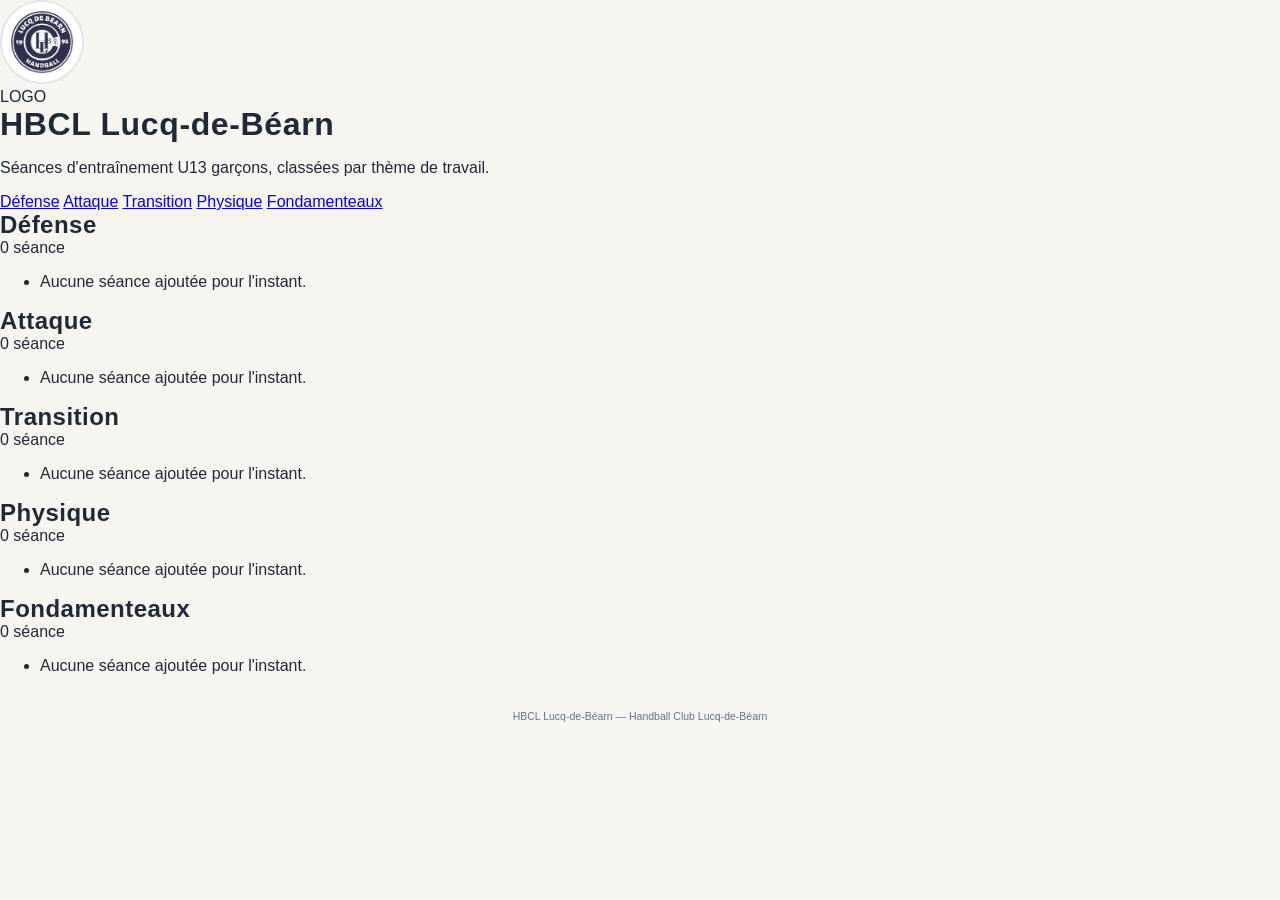
<file: index.html>
<!DOCTYPE html>
<html lang="fr">
<head>
  <meta charset="UTF-8">
  <meta name="viewport" content="width=device-width, initial-scale=1.0">
  <title>HBCL Lucq-de-Béarn — Séances d'entraînement U13</title>
  <link rel="stylesheet" href="seance-u13-charte.css">
</head>
<body>

  <header class="site-header">
    <div class="header-inner">

      <!--
        Quand ton logo est uploadé dans le dépôt (ex. logo.png à la racine),
        remplace le bloc ci-dessous par :
        <img src="logo.png" alt="Logo HBCL Lucq-de-Béarn" class="club-logo">
      -->
	  <img src="logo.png" alt="Logo HBCL Lucq-de-Béarn" class="club-logo">
      <div class="club-logo-placeholder">LOGO</div>

      <div class="header-text">
        <h1>HBCL Lucq-de-Béarn</h1>
        <p>Séances d'entraînement U13 garçons, classées par thème de travail.</p>
      </div>
    </div>

    <nav class="theme-nav" aria-label="Accès rapide aux thèmes">
      <a href="#defense" data-theme="defense">Défense</a>
      <a href="#attaque" data-theme="attaque">Attaque</a>
      <a href="#transition" data-theme="transition">Transition</a>
      <a href="#physique" data-theme="physique">Physique</a>
      <a href="#technique" data-theme="technique">Fondamenteaux</a>
    </nav>
  </header>

  <main>

    <!--
      Pour ajouter une séance : dans la liste <ul class="seance-list"> du thème concerné,
      remplace ou ajoute une ligne comme :
      <li><a href="seance1.html">Nom de la séance — dd/mm/aaaa</a></li>
      et retire le <li class="seance-empty"> si présent.
    -->

    <section class="theme-section" id="defense" data-theme="defense">
      <div class="theme-heading">
        <span class="theme-dot"></span>
        <h2>Défense</h2>
        <span class="theme-count">0 séance</span>
      </div>
      <ul class="seance-list">
        <li class="seance-empty">Aucune séance ajoutée pour l'instant.</li>
      </ul>
    </section>

    <section class="theme-section" id="attaque" data-theme="attaque">
      <div class="theme-heading">
        <span class="theme-dot"></span>
        <h2>Attaque</h2>
        <span class="theme-count">0 séance</span>
      </div>
      <ul class="seance-list">
        <li class="seance-empty">Aucune séance ajoutée pour l'instant.</li>
      </ul>
    </section>

    <section class="theme-section" id="transition" data-theme="transition">
      <div class="theme-heading">
        <span class="theme-dot"></span>
        <h2>Transition</h2>
        <span class="theme-count">0 séance</span>
      </div>
      <ul class="seance-list">
        <li class="seance-empty">Aucune séance ajoutée pour l'instant.</li>
      </ul>
    </section>

    <section class="theme-section" id="physique" data-theme="physique">
      <div class="theme-heading">
        <span class="theme-dot"></span>
        <h2>Physique</h2>
        <span class="theme-count">0 séance</span>
      </div>
      <ul class="seance-list">
        <li class="seance-empty">Aucune séance ajoutée pour l'instant.</li>
      </ul>
    </section>

    <section class="theme-section" id="technique" data-theme="technique">
      <div class="theme-heading">
        <span class="theme-dot"></span>
        <h2>Fondamenteaux</h2>
        <span class="theme-count">0 séance</span>
      </div>
      <ul class="seance-list">
        <li class="seance-empty">Aucune séance ajoutée pour l'instant.</li>
      </ul>
    </section>

  </main>

  <footer class="site-footer">
    HBCL Lucq-de-Béarn — Handball Club Lucq-de-Béarn
  </footer>

</body>
</html>
</file>
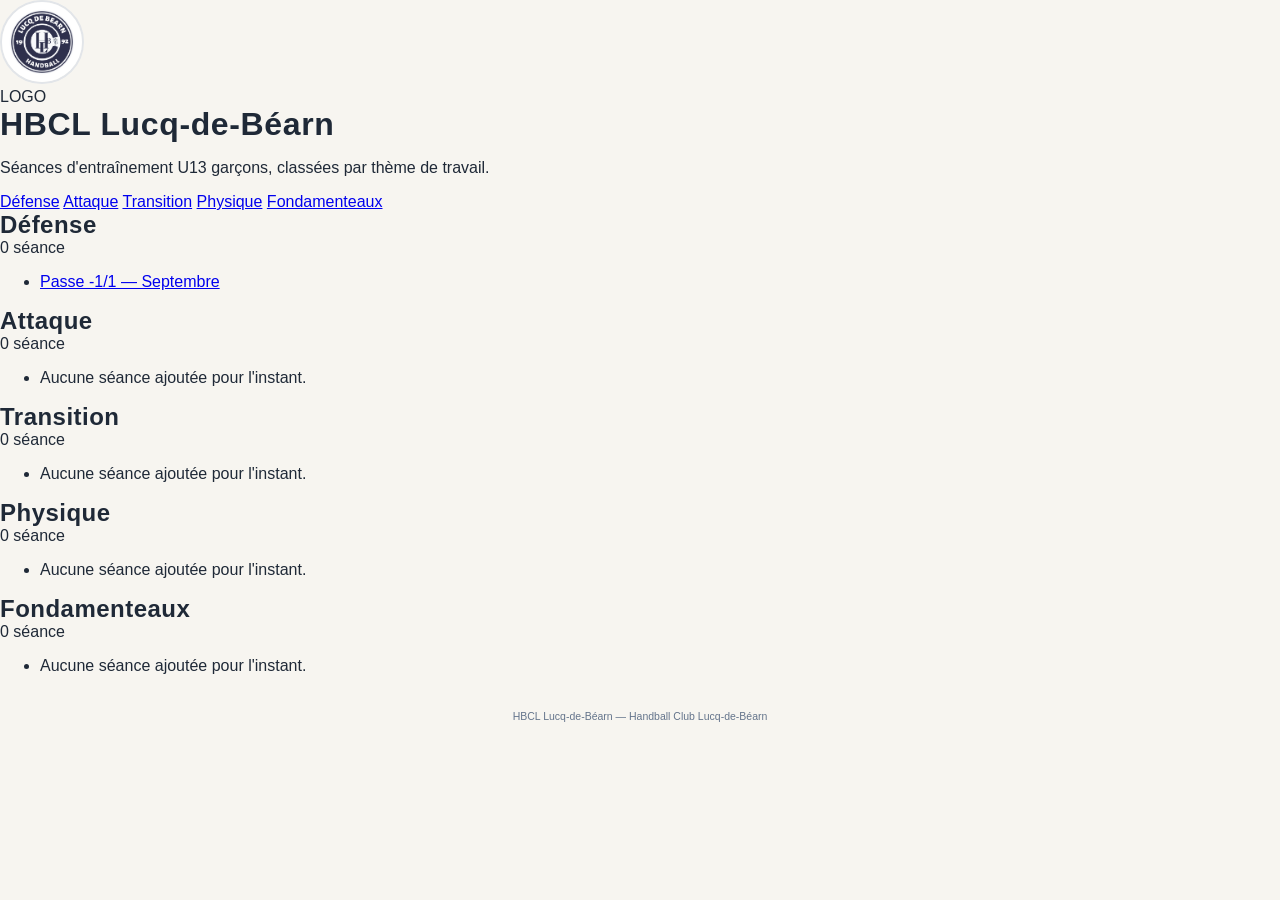
<file: INDEX.HTML>
<!DOCTYPE html>
<html lang="fr">
<head>
  <meta charset="UTF-8">
  <meta name="viewport" content="width=device-width, initial-scale=1.0">
  <title>HBCL Lucq-de-Béarn — Séances d'entraînement U13</title>
  <link rel="stylesheet" href="seance-u13-charte.css">
</head>
<body>

  <header class="site-header">
    <div class="header-inner">

      <!--
        Quand ton logo est uploadé dans le dépôt (ex. logo.png à la racine),
        remplace le bloc ci-dessous par :
        <img src="logo.png" alt="Logo HBCL Lucq-de-Béarn" class="club-logo">
 
      -->
	  <img src="logo.png" alt="Logo HBCL Lucq-de-Béarn" class="club-logo">
 <div class="club-logo-placeholder">LOGO</div>
    

      <div class="header-text">
        <h1>HBCL Lucq-de-Béarn</h1>
        <p>Séances d'entraînement U13 garçons, classées par thème de travail.</p>
      </div>
    </div>

    <nav class="theme-nav" aria-label="Accès rapide aux thèmes">
      <a href="#defense" data-theme="defense">Défense</a>
      <a href="#attaque" data-theme="attaque">Attaque</a>
      <a href="#transition" data-theme="transition">Transition</a>
      <a href="#physique" data-theme="physique">Physique</a>
      <a href="#technique" data-theme="technique">Fondamenteaux</a>
    </nav>
  </header>

  <main>

    <!--
      Pour ajouter une séance : dans la liste <ul class="seance-list"> du thème concerné,
      remplace ou ajoute une ligne comme :
      <li><a href="seance1.html">Nom de la séance — dd/mm/aaaa</a></li>
      et retire le <li class="seance-empty"> si présent.
    -->

    <section class="theme-section" id="defense" data-theme="defense">
      <div class="theme-heading">
        <span class="theme-dot"></span>
        <h2>Défense</h2>
        <span class="theme-count">0 séance</span>
      </div>
      <ul class="seance-list">
        <li><a href="Seance_Passe_Defense_1c1_Mobile.html">Passe -1/1 — Septembre</a></li>
      </ul>
    </section>

    <section class="theme-section" id="attaque" data-theme="attaque">
      <div class="theme-heading">
        <span class="theme-dot"></span>
        <h2>Attaque</h2>
        <span class="theme-count">0 séance</span>
      </div>
      <ul class="seance-list">
        <li class="seance-empty">Aucune séance ajoutée pour l'instant.</li>
      </ul>
    </section>

    <section class="theme-section" id="transition" data-theme="transition">
      <div class="theme-heading">
        <span class="theme-dot"></span>
        <h2>Transition</h2>
        <span class="theme-count">0 séance</span>
      </div>
      <ul class="seance-list">
        <li class="seance-empty">Aucune séance ajoutée pour l'instant.</li>
      </ul>
    </section>

    <section class="theme-section" id="physique" data-theme="physique">
      <div class="theme-heading">
        <span class="theme-dot"></span>
        <h2>Physique</h2>
        <span class="theme-count">0 séance</span>
      </div>
      <ul class="seance-list">
        <li class="seance-empty">Aucune séance ajoutée pour l'instant.</li>
      </ul>
    </section>

    <section class="theme-section" id="technique" data-theme="technique">
      <div class="theme-heading">
        <span class="theme-dot"></span>
        <h2>Fondamenteaux</h2>
        <span class="theme-count">0 séance</span>
      </div>
      <ul class="seance-list">
        <li class="seance-empty">Aucune séance ajoutée pour l'instant.</li>
      </ul>
    </section>

  </main>

  <footer class="site-footer">
    HBCL Lucq-de-Béarn — Handball Club Lucq-de-Béarn
  </footer>

</body>
</html>
</file>
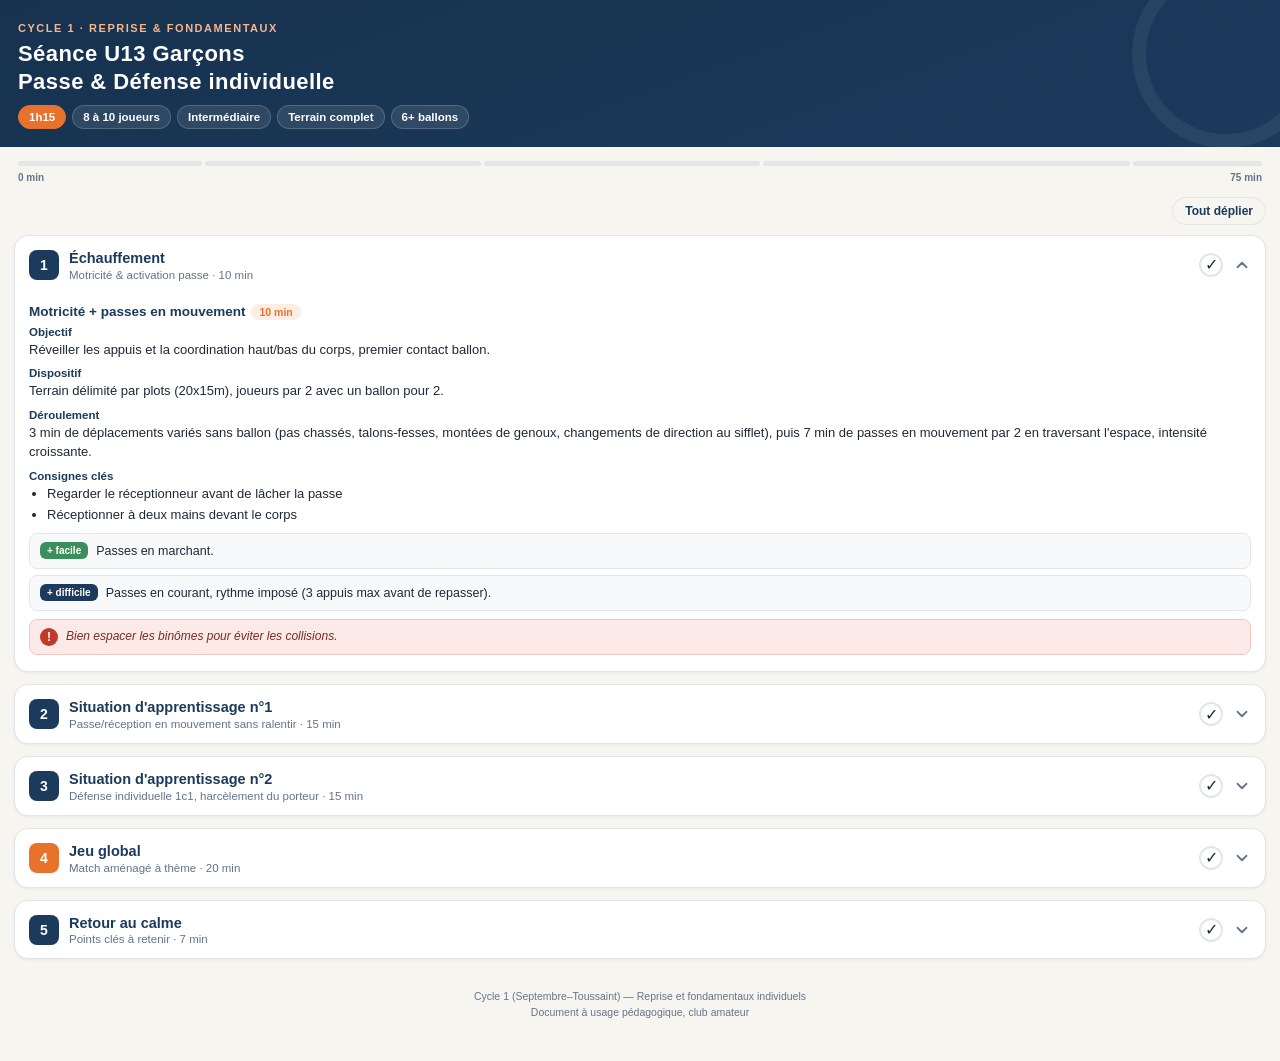
<file: Seance_Passe_Defense_1c1_Mobile.html>
<!DOCTYPE html>
<html lang="fr">
<head>
<meta charset="UTF-8">
<meta name="viewport" content="width=device-width, initial-scale=1.0, maximum-scale=1.0">
<title>Séance U13 — Passe & Défense 1c1</title>
<style>
  :root{
    --navy:#16324F;
    --navy-2:#1B3A5C;
    --orange:#E8722C;
    --orange-soft:#F7B78C;
    --green:#3B8F5C;
    --chalk:#F7F5F0;
    --card:#FFFFFF;
    --ink:#1F2937;
    --slate:#64748B;
    --line:#E2E5E9;
    --red:#C0392B;
  }
  *{box-sizing:border-box;}
  html,body{margin:0;padding:0;background:var(--chalk);}
  body{
    font-family:-apple-system,BlinkMacSystemFont,"Segoe UI",Roboto,Helvetica,Arial,sans-serif;
    color:var(--ink);
    -webkit-font-smoothing:antialiased;
    padding-bottom:40px;
  }
  h1,h2,h3{font-family:"Oswald","Arial Narrow",sans-serif;font-weight:700;letter-spacing:0.02em;margin:0;}

  /* ---- Header ---- */
  .hero{
    background:linear-gradient(160deg,var(--navy) 0%, var(--navy-2) 100%);
    color:#fff;
    padding:22px 18px 18px;
    position:relative;
    overflow:hidden;
  }
  .hero::after{
    content:"";
    position:absolute; right:-40px; top:-40px;
    width:160px; height:160px; border-radius:50%;
    border:14px solid rgba(255,255,255,0.06);
  }
  .eyebrow{
    font-size:11px; text-transform:uppercase; letter-spacing:0.14em;
    color:var(--orange-soft); font-weight:700; margin-bottom:6px;
  }
  .hero h1{font-size:22px; line-height:1.25; margin-bottom:10px;}
  .meta-chips{display:flex; flex-wrap:wrap; gap:6px; margin-top:10px;}
  .chip{
    background:rgba(255,255,255,0.1);
    border:1px solid rgba(255,255,255,0.18);
    color:#fff; font-size:11.5px; padding:5px 10px; border-radius:20px;
    font-weight:600;
  }
  .chip.accent{background:var(--orange); border-color:var(--orange);}

  /* ---- Progress / match clock ---- */
  .clock-bar{
    display:flex; gap:3px; padding:14px 18px 0;
  }
  .clock-seg{
    flex:1; height:5px; border-radius:3px; background:var(--line);
    position:relative; overflow:hidden;
  }
  .clock-seg .fill{position:absolute; inset:0; background:var(--orange); width:0%; transition:width .25s;}
  .clock-labels{
    display:flex; justify-content:space-between; padding:6px 18px 0;
    font-size:10px; color:var(--slate); font-weight:600;
  }

  .wrap{padding:14px 14px 0;}

  .toolbar{
    display:flex; justify-content:flex-end; margin-bottom:10px;
  }
  .toolbar button{
    background:none; border:1px solid var(--line); color:var(--navy-2);
    font-size:12px; font-weight:700; padding:6px 12px; border-radius:20px;
  }

  /* ---- Section cards ---- */
  .section{
    background:var(--card);
    border-radius:14px;
    margin-bottom:12px;
    box-shadow:0 1px 3px rgba(16,24,40,0.06);
    border:1px solid var(--line);
    overflow:hidden;
  }
  .section.done{opacity:0.55;}
  .sec-head{
    display:flex; align-items:center; gap:10px;
    padding:13px 14px;
    cursor:pointer;
    -webkit-tap-highlight-color:transparent;
  }
  .sec-num{
    flex:0 0 auto;
    width:30px; height:30px; border-radius:8px;
    background:var(--navy-2); color:#fff;
    display:flex; align-items:center; justify-content:center;
    font-family:"Oswald",sans-serif; font-weight:700; font-size:14px;
  }
  .sec-num.orange{background:var(--orange);}
  .sec-titles{flex:1; min-width:0;}
  .sec-titles .t1{font-size:14.5px; font-weight:700; color:var(--navy-2); line-height:1.3;}
  .sec-titles .t2{font-size:11.5px; color:var(--slate); margin-top:1px;}
  .sec-check{
    flex:0 0 auto; width:24px; height:24px; border-radius:50%;
    border:2px solid var(--line); display:flex; align-items:center; justify-content:center;
  }
  .sec-check.checked{background:var(--green); border-color:var(--green); color:#fff; font-size:14px;}
  .chevron{
    flex:0 0 auto; width:18px; height:18px; color:var(--slate);
    transition:transform .2s;
  }
  .section.open .chevron{transform:rotate(180deg);}

  .sec-body{
    max-height:0; overflow:hidden; transition:max-height .3s ease;
  }
  .section.open .sec-body{max-height:4000px;}
  .sec-inner{padding:0 14px 16px;}

  .exo-title{font-size:13.5px; font-weight:700; color:var(--navy-2); margin:10px 0 6px;}
  .duree-tag{
    display:inline-block; font-size:10.5px; font-weight:700; color:var(--orange);
    background:#FDEEE3; padding:2px 8px; border-radius:10px; margin-left:6px;
  }
  .block{margin-bottom:8px;}
  .block .lbl{font-size:11.5px; font-weight:700; color:var(--navy-2); display:block; margin-bottom:2px;}
  .block p{margin:0; font-size:13px; line-height:1.5; color:var(--ink);}
  ul.consignes{margin:2px 0 0; padding-left:18px;}
  ul.consignes li{font-size:13px; line-height:1.5; margin-bottom:2px;}

  .diagram-wrap{
    background:#F4F7F9; border-radius:10px; padding:8px 6px 6px;
    margin:10px 0; border:1px solid var(--line);
  }
  .diagram-wrap svg{display:block; width:100%; height:auto;}
  .diagram-caption{font-size:10.5px; color:var(--slate); text-align:center; margin-top:4px;}

  .variantes{display:flex; flex-direction:column; gap:6px; margin:8px 0;}
  .variante{
    display:flex; gap:8px; padding:8px 10px; border-radius:8px;
    background:#F8F9FA; border:1px solid var(--line);
  }
  .variante .tag{
    flex:0 0 auto; font-size:10px; font-weight:700; padding:3px 7px; border-radius:6px;
    color:#fff; height:fit-content; white-space:nowrap;
  }
  .variante.facile .tag{background:var(--green);}
  .variante.difficile .tag{background:var(--navy-2);}
  .variante p{margin:0; font-size:12.5px; line-height:1.45;}

  .securite{
    display:flex; gap:8px; align-items:flex-start;
    background:#FBEAE8; border:1px solid #F3C6C1; border-radius:8px;
    padding:8px 10px; margin-top:6px;
  }
  .securite .ico{
    flex:0 0 auto; width:18px; height:18px; border-radius:50%;
    background:var(--red); color:#fff; font-size:12px; font-weight:700;
    display:flex; align-items:center; justify-content:center;
  }
  .securite p{margin:0; font-size:12px; line-height:1.45; color:#7A2C24; font-style:italic;}

  .keypoints{padding:2px 0;}
  .kp{
    display:flex; gap:10px; align-items:flex-start; margin-bottom:8px;
  }
  .kp .n{
    flex:0 0 auto; width:22px; height:22px; border-radius:50%;
    background:var(--orange); color:#fff; font-size:12px; font-weight:700;
    display:flex; align-items:center; justify-content:center;
  }
  .kp p{margin:0; font-size:13.5px; font-weight:600; color:var(--navy-2); line-height:1.4;}

  .question-box{
    background:var(--navy-2); color:#fff; border-radius:10px;
    padding:12px 14px; margin-top:10px; font-size:12.5px; font-style:italic; line-height:1.5;
  }

  footer{
    text-align:center; font-size:10.5px; color:var(--slate);
    padding:18px 20px 0; line-height:1.5;
  }

  /* legend chips inside diagrams */
  .legend{display:flex; flex-wrap:wrap; gap:8px; justify-content:center; margin-top:6px;}
  .legend span{display:inline-flex; align-items:center; gap:4px; font-size:10px; color:var(--slate);}
  .legend i{width:9px; height:9px; border-radius:50%; display:inline-block;}
</style>
</head>
<body>

<div class="hero">
  <div class="eyebrow">Cycle 1 · Reprise &amp; fondamentaux</div>
  <h1>Séance U13 Garçons<br>Passe &amp; Défense individuelle</h1>
  <div class="meta-chips">
    <span class="chip accent">1h15</span>
    <span class="chip">8 à 10 joueurs</span>
    <span class="chip">Intermédiaire</span>
    <span class="chip">Terrain complet</span>
    <span class="chip">6+ ballons</span>
  </div>
</div>

<div class="clock-bar" id="clockBar"></div>
<div class="clock-labels"><span>0 min</span><span>75 min</span></div>

<div class="wrap">
  <div class="toolbar">
    <button id="toggleAll">Tout déplier</button>
  </div>

  <div id="sections"></div>

  <footer>
    Cycle 1 (Septembre–Toussaint) — Reprise et fondamentaux individuels<br>
    Document à usage pédagogique, club amateur
  </footer>
</div>

<script>
// ---------------------------------------------------------------
// Données de la séance
// ---------------------------------------------------------------
const DATA = [
  {
    duree: 10, numColor:"navy",
    titre: "Échauffement",
    sousTitre: "Motricité & activation passe",
    exos: [{
      nom: "Motricité + passes en mouvement",
      duree: "10 min",
      objectif: "Réveiller les appuis et la coordination haut/bas du corps, premier contact ballon.",
      dispositif: "Terrain délimité par plots (20x15m), joueurs par 2 avec un ballon pour 2.",
      deroulement: "3 min de déplacements variés sans ballon (pas chassés, talons-fesses, montées de genoux, changements de direction au sifflet), puis 7 min de passes en mouvement par 2 en traversant l'espace, intensité croissante.",
      consignes: ["Regarder le réceptionneur avant de lâcher la passe", "Réceptionner à deux mains devant le corps"],
      facile: "Passes en marchant.",
      difficile: "Passes en courant, rythme imposé (3 appuis max avant de repasser).",
      securite: "Bien espacer les binômes pour éviter les collisions."
    }]
  },
  {
    duree: 15, numColor:"navy",
    titre: "Situation d'apprentissage n°1",
    sousTitre: "Passe/réception en mouvement sans ralentir",
    exos: [{
      nom: "Colonnes face à face",
      duree: "15 min",
      objectif: "Conserver sa vitesse de course en recevant et en transmettant le ballon.",
      dispositif: "2 colonnes de joueurs placées l'une en face de l'autre, à la largeur du terrain, un ballon dans l'une des colonnes.",
      deroulement: "Le porteur s'avance vers la colonne d'en face, passe à un partenaire qui part à sa rencontre, puis va se placer au bout de la colonne opposée. Le réceptionneur répète l'action vers l'autre colonne. Le flux ne s'arrête jamais.",
      consignes: ["Passe « en avant » du partenaire (pas dans les pieds)", "Ne pas casser sa course pour attendre le ballon", "Enchaîner sans temps mort"],
      facile: "Réduire la vitesse de course, plots pour matérialiser le couloir.",
      difficile: "Un joueur supplémentaire perturbe la trajectoire (passif, sans contact).",
      securite: "",
      diagram: "sa1"
    }]
  },
  {
    duree: 15, numColor:"navy",
    titre: "Situation d'apprentissage n°2",
    sousTitre: "Défense individuelle 1c1, harcèlement du porteur",
    exos: [{
      nom: "Harcèlement du porteur",
      duree: "15 min",
      objectif: "Se placer entre son adversaire et le but, orienter le porteur, gêner sans faire faute.",
      dispositif: "Ateliers de 3 (1 attaquant, 1 défenseur, 1 joueur qui alimente en passes), zone délimitée par plots.",
      deroulement: "L'attaquant reçoit et tente de progresser vers le but ; le défenseur reste entre lui et la cible, bras actifs, sans charger.",
      consignes: ["Position fléchie, pas chassés (jamais croisés)", "Regarder le ventre du porteur, pas le ballon"],
      facile: "Défenseur passif (accompagne sans gêner).",
      difficile: "Défenseur actif + zone limite à ne pas franchir pour l'attaquant.",
      securite: "Interdiction de bras tendus/poussée dans le dos — gêner avec le corps, pas avec les mains.",
      diagram: "sa2"
    }]
  },
  {
    duree: 20, numColor:"orange",
    titre: "Jeu global",
    sousTitre: "Match aménagé à thème",
    exos: [{
      nom: "Match 4c4 / 5c5 — marquage individuel",
      duree: "20 min",
      objectif: "Réinvestir passe en mouvement et défense individuelle en situation réelle.",
      dispositif: "Demi-terrain ou terrain complet selon effectif, gardiens si disponibles (sinon petits buts/plots).",
      deroulement: "Chaque attaquant est marqué par un seul défenseur (marquage individuel strict), on valorise les enchaînements de passes sans ballon posé. 2 périodes de 8-9 min, changement de rôle attaque/défense à la mi-temps.",
      consignes: ["Garder son attaquant désigné du début à la fin d'une phase", "Enchaîner les passes sans ralentir le jeu"],
      facile: "2 appuis supplémentaires autorisés en réception.",
      difficile: "Temps de possession maximum imposé (ex. 10 sec) avant de tirer.",
      securite: "Arbitrage strict sur les contacts défensifs, siffler tout accrochage.",
      diagram: "match"
    }]
  },
  {
    duree: 7, numColor:"navy",
    titre: "Retour au calme",
    sousTitre: "Points clés à retenir",
    exos: []
  }
];

const TOTAL = DATA.reduce((s,d)=>s+d.duree,0);

// ---------------------------------------------------------------
// Schémas SVG (langage visuel identique au PDF)
// ---------------------------------------------------------------
function svgCourt(inner, w=340, h=170){
  return `<svg viewBox="0 0 ${w} ${h}" xmlns="http://www.w3.org/2000/svg">${inner}</svg>`;
}
const COURT_LINE = "#2C3E50", ORANGE="#E8722C", NAVY="#16324F", GREEN="#3B8F5C", GREY="#94A3B8";

function player(x,y,color,label,r=10){
  return `<circle cx="${x}" cy="${y}" r="${r}" fill="${color}" stroke="${COURT_LINE}" stroke-width="1"/>
  <text x="${x}" y="${y+4}" font-family="Arial" font-size="10" font-weight="700" fill="#fff" text-anchor="middle">${label}</text>`;
}
function cone(x,y,size=6){
  return `<polygon points="${x},${y-size} ${x-size*0.7},${y+size*0.5} ${x+size*0.7},${y+size*0.5}" fill="${ORANGE}" stroke="${COURT_LINE}" stroke-width="0.6"/>`;
}
function arrow(x1,y1,x2,y2,color=NAVY,dash=false,w=1.6){
  const id = "m"+Math.random().toString(36).slice(2,8);
  return `<defs><marker id="${id}" markerWidth="8" markerHeight="8" refX="6" refY="3" orient="auto"><path d="M0,0 L6,3 L0,6 Z" fill="${color}"/></marker></defs>
  <line x1="${x1}" y1="${y1}" x2="${x2}" y2="${y2}" stroke="${color}" stroke-width="${w}" ${dash?'stroke-dasharray="5,4"':''} marker-end="url(#${id})"/>`;
}

const DIAGRAMS = {
  sa1: svgCourt(`
    ${player(34,55,NAVY,"J")}${player(70,55,NAVY,"J")}${player(106,55,NAVY,"J")}
    ${player(142,55,ORANGE,"J")}
    <circle cx="160" cy="55" r="3.5" fill="#3B3B3B"/>
    ${arrow(168,55,222,55,ORANGE,false,1.8)}
    ${player(238,55,NAVY,"J")}${player(274,55,NAVY,"J")}${player(310,55,NAVY,"J")}${player(346,55,NAVY,"J")}
    <text x="190" y="100" font-family="Arial" font-size="9.5" fill="${GREY}" text-anchor="middle">Le porteur passe puis va se placer au bout de la colonne d'en face</text>
  `,380,115),

  sa2: svgCourt(`
    <rect x="20" y="15" width="120" height="120" fill="#F4F7F9" stroke="${COURT_LINE}" stroke-width="1.2" stroke-dasharray="4,3"/>
    ${cone(20,15)}${cone(140,15)}${cone(20,135)}${cone(140,135)}
    ${player(95,75,ORANGE,"A")}
    ${player(60,75,NAVY,"D")}
    <circle cx="107" cy="75" r="3" fill="#3B3B3B"/>
    ${arrow(70,75,90,75,GREY,true,1)}
    <text x="80" y="152" font-family="Arial" font-size="9" fill="${GREY}" text-anchor="middle">A progresse, D reste</text>
    <text x="80" y="163" font-family="Arial" font-size="9" fill="${GREY}" text-anchor="middle">entre A et le but</text>

    <rect x="190" y="15" width="120" height="120" fill="#F4F7F9" stroke="${COURT_LINE}" stroke-width="1.2" stroke-dasharray="4,3"/>
    ${cone(190,15)}${cone(310,15)}${cone(190,135)}${cone(310,135)}
    <line x1="325" y1="60" x2="325" y2="90" stroke="${COURT_LINE}" stroke-width="4"/>
    ${player(210,75,ORANGE,"A")}
    ${player(240,75,NAVY,"D")}
    ${arrow(240,90,270,80,NAVY,true,1.2)}
    <text x="250" y="152" font-family="Arial" font-size="9" fill="${GREY}" text-anchor="middle">D harcèle avec les bras,</text>
    <text x="250" y="163" font-family="Arial" font-size="9" fill="${GREY}" text-anchor="middle">jamais avec le corps</text>
  `,340,178),

  match: svgCourt(`
    <rect x="10" y="15" width="320" height="140" fill="#F4F7F9" stroke="${COURT_LINE}" stroke-width="1.3"/>
    <line x="170" y1="15" x2="170" y2="155" stroke="${COURT_LINE}" stroke-width="0.7" stroke-dasharray="4,3"/>
    <line x1="12" y1="72" x2="12" y2="98" stroke="${COURT_LINE}" stroke-width="4"/>
    <line x1="328" y1="72" x2="328" y2="98" stroke="${COURT_LINE}" stroke-width="4"/>
    ${player(25,85,GREEN,"G",9)}${player(315,85,GREEN,"G",9)}
    ${[ [210,35],[235,60],[248,85],[235,110] ].map(([x,y])=>{
      const dx = x+16, dy = y+3;
      return `<line x1="${x}" y1="${y}" x2="${dx}" y2="${dy}" stroke="${GREY}" stroke-width="0.7" stroke-dasharray="2,2"/>
      ${player(x,y,ORANGE,"A",8)}${player(dx,dy,NAVY,"D",8)}`;
    }).join("")}
    <text x="170" y="167" font-family="Arial" font-size="9" fill="${GREY}" text-anchor="middle">Marquage individuel : chaque défenseur suit son attaquant</text>
  `,340,178)
};

const LEGENDS = {
  echauffement: [["#16324F","Joueur"],["#E8722C","Plot"]],
  sa1: [["#16324F","Joueur (colonne)"],["#E8722C","Porteur du ballon"]],
  sa2: [["#E8722C","Attaquant"],["#16324F","Défenseur"]],
  match: [["#E8722C","Attaque"],["#16324F","Défense"],["#3B8F5C","Gardiens"]],
};

// ---------------------------------------------------------------
// Rendu
// ---------------------------------------------------------------
function renderLegend(key){
  return `<div class="legend">${LEGENDS[key].map(([c,l])=>`<span><i style="background:${c}"></i>${l}</span>`).join("")}</div>`;
}

function renderExo(exo){
  const diag = exo.diagram ? `
    <div class="diagram-wrap">
      ${DIAGRAMS[exo.diagram]}
      ${renderLegend(exo.diagram)}
    </div>` : "";
  const securiteBlock = exo.securite ? `
    <div class="securite"><div class="ico">!</div><p>${exo.securite}</p></div>` : "";
  return `
    <div class="exo-title">${exo.nom}<span class="duree-tag">${exo.duree}</span></div>
    <div class="block"><span class="lbl">Objectif</span><p>${exo.objectif}</p></div>
    <div class="block"><span class="lbl">Dispositif</span><p>${exo.dispositif}</p></div>
    <div class="block"><span class="lbl">Déroulement</span><p>${exo.deroulement}</p></div>
    <div class="block"><span class="lbl">Consignes clés</span>
      <ul class="consignes">${exo.consignes.map(c=>`<li>${c}</li>`).join("")}</ul>
    </div>
    ${diag}
    <div class="variantes">
      <div class="variante facile"><span class="tag">+ facile</span><p>${exo.facile}</p></div>
      <div class="variante difficile"><span class="tag">+ difficile</span><p>${exo.difficile}</p></div>
    </div>
    ${securiteBlock}
  `;
}

function renderKeypoints(){
  const points = [
    "En passe : ne jamais casser sa course pour recevoir le ballon.",
    "En défense : se placer entre son adversaire et le but, gêner avec le corps."
  ];
  return `
    <div class="block"><p>Étirements légers en cercle, respiration.</p></div>
    <div class="keypoints">
      ${points.map((p,i)=>`<div class="kp"><div class="n">${i+1}</div><p>${p}</p></div>`).join("")}
    </div>
    <div class="question-box">« Qu'est-ce qui était le plus difficile aujourd'hui : la passe en mouvement ou la défense ? »</div>
  `;
}

const sectionsEl = document.getElementById('sections');
DATA.forEach((sec, idx)=>{
  const div = document.createElement('div');
  div.className = 'section' + (idx===0 ? ' open':'');
  div.dataset.index = idx;
  const body = sec.exos.length
    ? sec.exos.map(renderExo).join("")
    : renderKeypoints();

  div.innerHTML = `
    <div class="sec-head">
      <div class="sec-num ${sec.numColor==='orange'?'orange':''}">${idx+1}</div>
      <div class="sec-titles">
        <div class="t1">${sec.titre}</div>
        <div class="t2">${sec.sousTitre} · ${sec.duree} min</div>
      </div>
      <div class="sec-check" data-role="check">✓</div>
      <svg class="chevron" viewBox="0 0 24 24" fill="none" stroke="currentColor" stroke-width="2.4" stroke-linecap="round" stroke-linejoin="round"><polyline points="6 9 12 15 18 9"></polyline></svg>
    </div>
    <div class="sec-body"><div class="sec-inner">${body}</div></div>
  `;
  sectionsEl.appendChild(div);

  div.querySelector('.sec-head').addEventListener('click', (e)=>{
    if(e.target.closest('[data-role="check"]')) return;
    div.classList.toggle('open');
  });
  div.querySelector('[data-role="check"]').addEventListener('click', (e)=>{
    e.stopPropagation();
    div.classList.toggle('done');
    e.currentTarget.classList.toggle('checked');
    e.currentTarget.textContent = div.classList.contains('done') ? '✓' : '';
    updateClock();
  });
});

// Toggle all
let allOpen = false;
document.getElementById('toggleAll').addEventListener('click', (e)=>{
  allOpen = !allOpen;
  document.querySelectorAll('.section').forEach(s=>s.classList.toggle('open', allOpen));
  e.target.textContent = allOpen ? 'Tout replier' : 'Tout déplier';
});

// Match-clock progress bar (based on completed sections' cumulative duration)
const clockBar = document.getElementById('clockBar');
DATA.forEach((sec)=>{
  const seg = document.createElement('div');
  seg.className = 'clock-seg';
  seg.style.flexGrow = sec.duree;
  seg.innerHTML = '<div class="fill"></div>';
  clockBar.appendChild(seg);
});
function updateClock(){
  document.querySelectorAll('.section').forEach((s, i)=>{
    const fill = clockBar.children[i].querySelector('.fill');
    fill.style.width = s.classList.contains('done') ? '100%' : '0%';
  });
}
</script>
</body>
</html>
</file>
<file: seance-u13-charte.css>
:root{
    --navy:#16324F;
    --navy-2:#1B3A5C;
    --orange:#E8722C;
    --orange-soft:#F7B78C;
    --green:#3B8F5C;
    --chalk:#F7F5F0;
    --card:#FFFFFF;
    --ink:#1F2937;
    --slate:#64748B;
    --line:#E2E5E9;
    --red:#C0392B;
  }
  *{box-sizing:border-box;}
  html,body{margin:0;padding:0;background:var(--chalk);}
  body{
    font-family:-apple-system,BlinkMacSystemFont,"Segoe UI",Roboto,Helvetica,Arial,sans-serif;
    color:var(--ink);
    -webkit-font-smoothing:antialiased;
    padding-bottom:40px;
  }
  h1,h2,h3{font-family:"Oswald","Arial Narrow",sans-serif;font-weight:700;letter-spacing:0.02em;margin:0;}

  /* ---- Header ---- */
  .hero{
    background:linear-gradient(160deg,var(--navy) 0%, var(--navy-2) 100%);
    color:#fff;
    padding:22px 18px 18px;
    position:relative;
    overflow:hidden;
  }
  .hero::after{
    content:"";
    position:absolute; right:-40px; top:-40px;
    width:160px; height:160px; border-radius:50%;
    border:14px solid rgba(255,255,255,0.06);
  }
  .eyebrow{
    font-size:11px; text-transform:uppercase; letter-spacing:0.14em;
    color:var(--orange-soft); font-weight:700; margin-bottom:6px;
  }
  .hero h1{font-size:22px; line-height:1.25; margin-bottom:10px;}
  .meta-chips{display:flex; flex-wrap:wrap; gap:6px; margin-top:10px;}
  .chip{
    background:rgba(255,255,255,0.1);
    border:1px solid rgba(255,255,255,0.18);
    color:#fff; font-size:11.5px; padding:5px 10px; border-radius:20px;
    font-weight:600;
  }
  .chip.accent{background:var(--orange); border-color:var(--orange);}

  /* ---- Progress / match clock ---- */
  .clock-bar{
    display:flex; gap:3px; padding:14px 18px 0;
  }
  .clock-seg{
    flex:1; height:5px; border-radius:3px; background:var(--line);
    position:relative; overflow:hidden;
  }
  .clock-seg .fill{position:absolute; inset:0; background:var(--orange); width:0%; transition:width .25s;}
  .clock-labels{
    display:flex; justify-content:space-between; padding:6px 18px 0;
    font-size:10px; color:var(--slate); font-weight:600;
  }

  .wrap{padding:14px 14px 0;}

  .toolbar{
    display:flex; justify-content:flex-end; margin-bottom:10px;
  }
  .toolbar button{
    background:none; border:1px solid var(--line); color:var(--navy-2);
    font-size:12px; font-weight:700; padding:6px 12px; border-radius:20px;
  }

  /* ---- Section cards ---- */
  .section{
    background:var(--card);
    border-radius:14px;
    margin-bottom:12px;
    box-shadow:0 1px 3px rgba(16,24,40,0.06);
    border:1px solid var(--line);
    overflow:hidden;
  }
  .section.done{opacity:0.55;}
  .sec-head{
    display:flex; align-items:center; gap:10px;
    padding:13px 14px;
    cursor:pointer;
    -webkit-tap-highlight-color:transparent;
  }
  .sec-num{
    flex:0 0 auto;
    width:30px; height:30px; border-radius:8px;
    background:var(--navy-2); color:#fff;
    display:flex; align-items:center; justify-content:center;
    font-family:"Oswald",sans-serif; font-weight:700; font-size:14px;
  }
  .sec-num.orange{background:var(--orange);}
  .sec-titles{flex:1; min-width:0;}
  .sec-titles .t1{font-size:14.5px; font-weight:700; color:var(--navy-2); line-height:1.3;}
  .sec-titles .t2{font-size:11.5px; color:var(--slate); margin-top:1px;}
  .sec-check{
    flex:0 0 auto; width:24px; height:24px; border-radius:50%;
    border:2px solid var(--line); display:flex; align-items:center; justify-content:center;
  }
  .sec-check.checked{background:var(--green); border-color:var(--green); color:#fff; font-size:14px;}
  .chevron{
    flex:0 0 auto; width:18px; height:18px; color:var(--slate);
    transition:transform .2s;
  }
  .section.open .chevron{transform:rotate(180deg);}

  .sec-body{
    max-height:0; overflow:hidden; transition:max-height .3s ease;
  }
  .section.open .sec-body{max-height:4000px;}
  .sec-inner{padding:0 14px 16px;}

  .exo-title{font-size:13.5px; font-weight:700; color:var(--navy-2); margin:10px 0 6px;}
  .duree-tag{
    display:inline-block; font-size:10.5px; font-weight:700; color:var(--orange);
    background:#FDEEE3; padding:2px 8px; border-radius:10px; margin-left:6px;
  }
  .block{margin-bottom:8px;}
  .block .lbl{font-size:11.5px; font-weight:700; color:var(--navy-2); display:block; margin-bottom:2px;}
  .block p{margin:0; font-size:13px; line-height:1.5; color:var(--ink);}
  ul.consignes{margin:2px 0 0; padding-left:18px;}
  ul.consignes li{font-size:13px; line-height:1.5; margin-bottom:2px;}

  .diagram-wrap{
    background:#F4F7F9; border-radius:10px; padding:8px 6px 6px;
    margin:10px 0; border:1px solid var(--line);
  }
  .diagram-wrap svg{display:block; width:100%; height:auto;}
  .diagram-caption{font-size:10.5px; color:var(--slate); text-align:center; margin-top:4px;}

  .variantes{display:flex; flex-direction:column; gap:6px; margin:8px 0;}
  .variante{
    display:flex; gap:8px; padding:8px 10px; border-radius:8px;
    background:#F8F9FA; border:1px solid var(--line);
  }
  .variante .tag{
    flex:0 0 auto; font-size:10px; font-weight:700; padding:3px 7px; border-radius:6px;
    color:#fff; height:fit-content; white-space:nowrap;
  }
  .variante.facile .tag{background:var(--green);}
  .variante.difficile .tag{background:var(--navy-2);}
  .variante p{margin:0; font-size:12.5px; line-height:1.45;}

  .securite{
    display:flex; gap:8px; align-items:flex-start;
    background:#FBEAE8; border:1px solid #F3C6C1; border-radius:8px;
    padding:8px 10px; margin-top:6px;
  }
  .securite .ico{
    flex:0 0 auto; width:18px; height:18px; border-radius:50%;
    background:var(--red); color:#fff; font-size:12px; font-weight:700;
    display:flex; align-items:center; justify-content:center;
  }
  .securite p{margin:0; font-size:12px; line-height:1.45; color:#7A2C24; font-style:italic;}

  .keypoints{padding:2px 0;}
  .kp{
    display:flex; gap:10px; align-items:flex-start; margin-bottom:8px;
  }
  .kp .n{
    flex:0 0 auto; width:22px; height:22px; border-radius:50%;
    background:var(--orange); color:#fff; font-size:12px; font-weight:700;
    display:flex; align-items:center; justify-content:center;
  }
  .kp p{margin:0; font-size:13.5px; font-weight:600; color:var(--navy-2); line-height:1.4;}

  .question-box{
    background:var(--navy-2); color:#fff; border-radius:10px;
    padding:12px 14px; margin-top:10px; font-size:12.5px; font-style:italic; line-height:1.5;
  }

  footer{
    text-align:center; font-size:10.5px; color:var(--slate);
    padding:18px 20px 0; line-height:1.5;
  }
.club-logo {
  width: 84px;
  height: 84px;
  border-radius: 50%;
  object-fit: cover;
  flex-shrink: 0;
  border: 2px solid var(--line);
  background: var(--bg-panel);
}
  /* legend chips inside diagrams */
  .legend{display:flex; flex-wrap:wrap; gap:8px; justify-content:center; margin-top:6px;}
  .legend span{display:inline-flex; align-items:center; gap:4px; font-size:10px; color:var(--slate);}
  .legend i{width:9px; height:9px; border-radius:50%; display:inline-block;}
</file>
